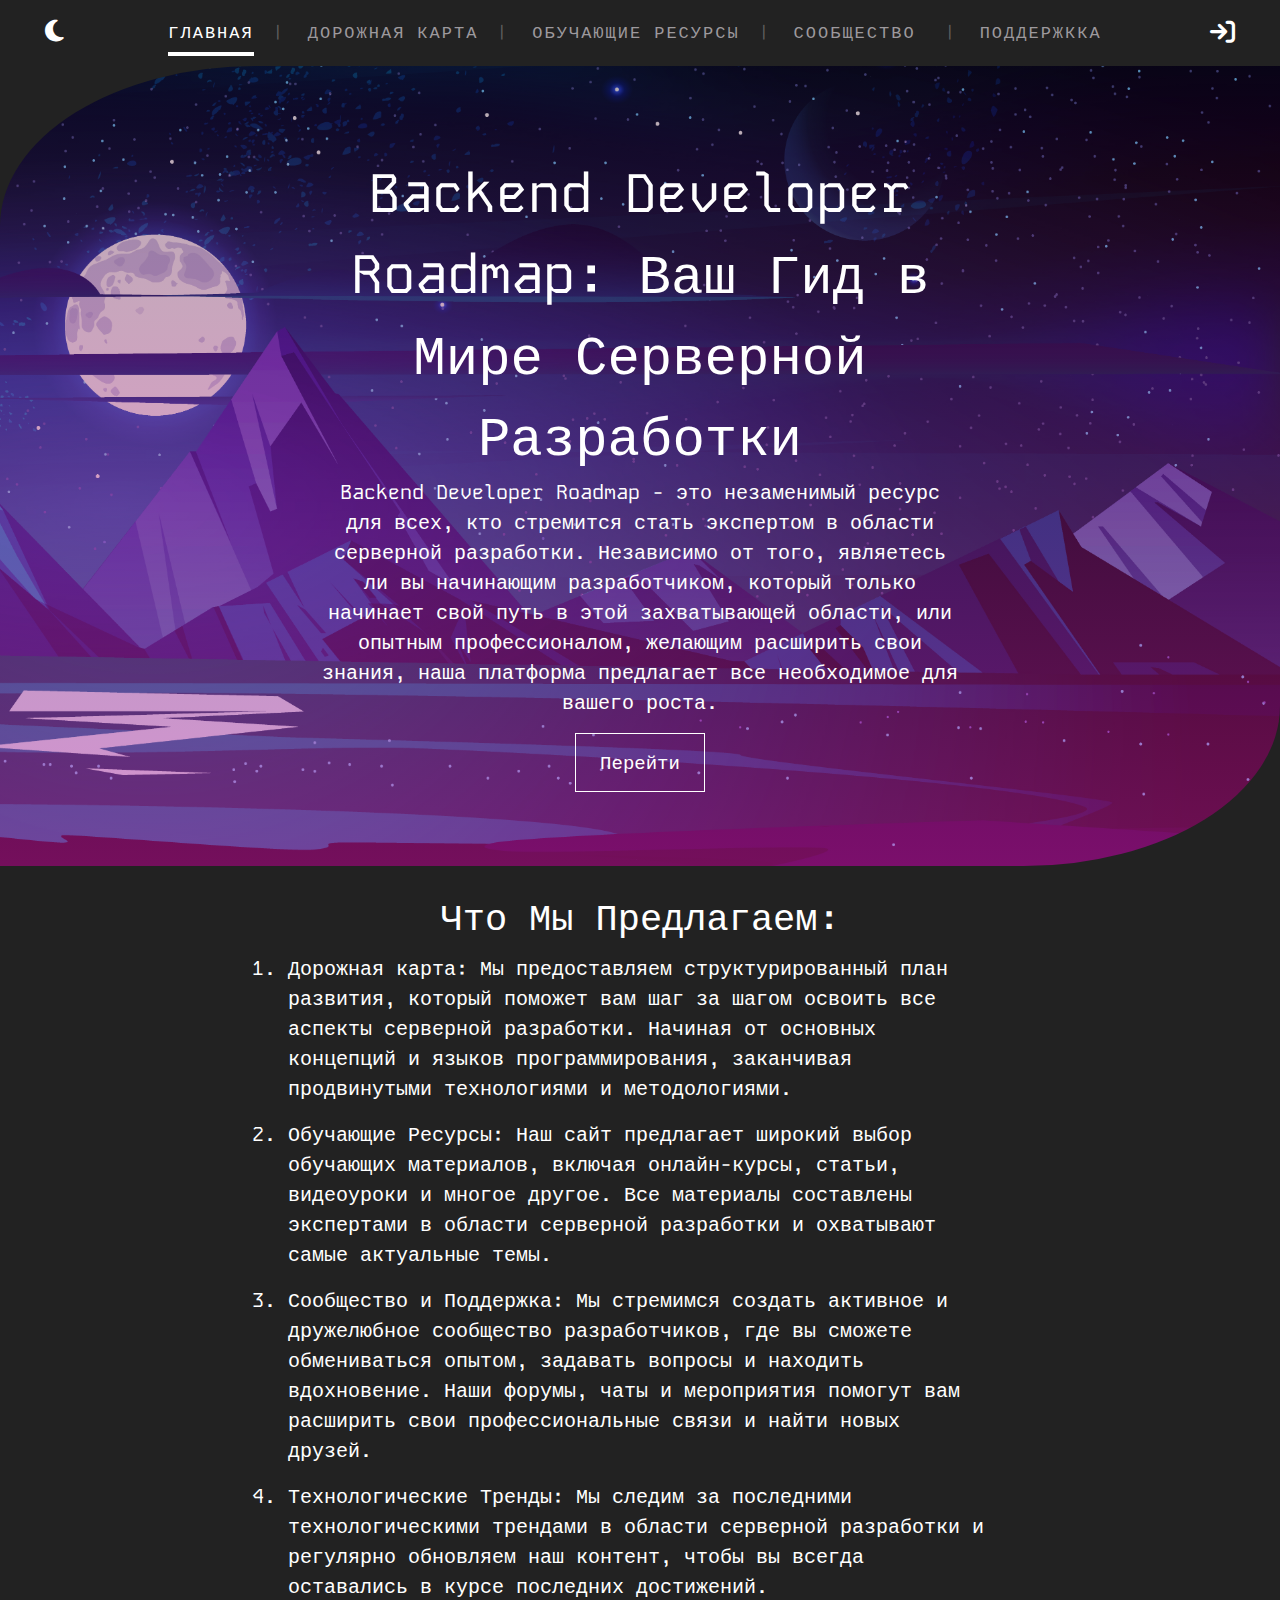
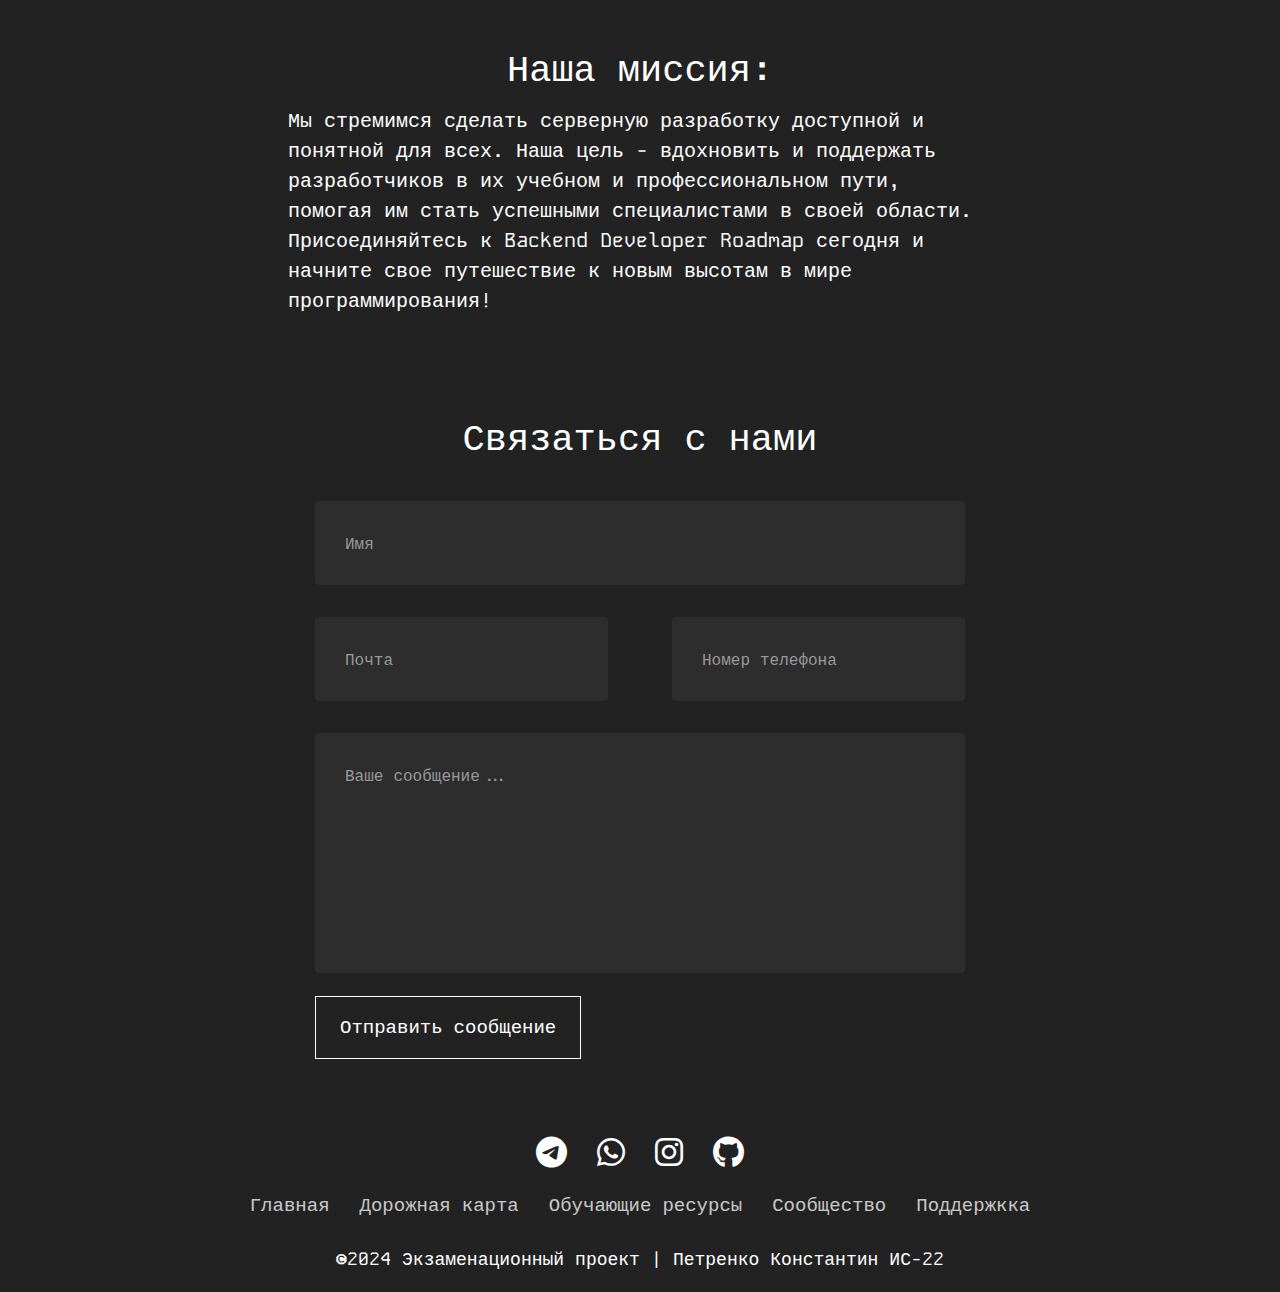
<file: Protocol/index.html>
<!DOCTYPE html>
<html lang="en">
<head>
    <meta charset="UTF-8">
    <meta name="viewport" content="width=device-width, initial-scale=1.0">
    <title>Главная</title>
    <link id="themeCSS" rel="stylesheet" href="dark_style.css">
    <link href="https://fonts.googleapis.com/css2?family=Kode+Mono:wght@400..700&display=swap" rel="stylesheet">
    <script src="block-scripts.js"></script>
    <script src="chart.js"></script>
    <script src="JQuery.js"></script>
    
    <link rel="icon" href="img/favicon .ico">
    <link rel="stylesheet" href="fontawesome-free-6.5.2-web/css/all.css">
</head>
<header>
    <div class="burger-menu">
        <button class="burger-menu-button"><i class="fa-solid fa-bars"></i></button>
    </div>
    <div class="btn">
        <button class="switch-theme-button" id="switch-theme-button"><i class="fa-solid fa-moon"></i></button>
    </div>
    <ul class="menu-main">
        <li><a href="index.html" class="current">Главная</a></li>
        <li><a href="road_map.html">Дорожная карта</a></li>
        <li><a href="learning.html">Обучающие ресурсы</a></li>
        <li>
            <a href="community.html">Сообщество</a>
            <div class="dropdown-content">
                <a href="community.html?public=Web" rel="" id="">Web-разработка</a>
                <a href="community.html?public=GameDeb" id="">Gamedev</a>
                <a href="community.html?public=Mobile" id="">Мобильная разработка</a>
            </div>
        </li>
        <li><a href="clients_support.html">Поддержкка</a></li>
    </ul>
    <div class="button-log" id="showLoginForm"><i class="fa-solid fa-arrow-right-to-bracket"></i></div>
</header>
<body>
    <div class="paralax_header">
        <div class="content">
            <h1>Backend Developer Roadmap: Ваш Гид в Мире Серверной Разработки</h1>
            <p>Backend Developer Roadmap - это незаменимый ресурс для всех, кто стремится стать экспертом в области серверной разработки. Независимо от того, являетесь ли вы начинающим разработчиком, который только начинает свой путь в этой захватывающей области, или опытным профессионалом, желающим расширить свои знания, наша платформа предлагает все необходимое для вашего роста.</p>
            <a href="learning.html">Перейти</a>
        </div>
    </div>
    <section>
        <h2>Что Мы Предлагаем:</h2>
        <ol>
            <li>Дорожная карта: Мы предоставляем структурированный план развития, который поможет вам шаг за шагом освоить все аспекты серверной разработки. Начиная от основных концепций и языков программирования, заканчивая продвинутыми технологиями и методологиями.</li>
            <li>Обучающие Ресурсы: Наш сайт предлагает широкий выбор обучающих материалов, включая онлайн-курсы, статьи, видеоуроки и многое другое. Все материалы составлены экспертами в области серверной разработки и охватывают самые актуальные темы.</li>
            <li>Сообщество и Поддержка: Мы стремимся создать активное и дружелюбное сообщество разработчиков, где вы сможете обмениваться опытом, задавать вопросы и находить вдохновение. Наши форумы, чаты и мероприятия помогут вам расширить свои профессиональные связи и найти новых друзей.</li>
            <li>Технологические Тренды: Мы следим за последними технологическими трендами в области серверной разработки и регулярно обновляем наш контент, чтобы вы всегда оставались в курсе последних достижений.</li>
        </ol>
        <h2>Наша миссия:</h2>
        <p>Мы стремимся сделать серверную разработку доступной и понятной для всех. Наша цель - вдохновить и поддержать разработчиков в их учебном и профессиональном пути, помогая им стать успешными специалистами в своей области. Присоединяйтесь к Backend Developer Roadmap сегодня и начните свое путешествие к новым высотам в мире программирования!</p>
    </section>
    <div class="form-container">
        <div class="row">
            <h2>Связаться с нами</h1>
        </div>
        <div class="row input-container">
            <div class="col-xs-12">
                <div class="styled-input wide">
                    <input type="text" required />
                    <label>Имя</label> 
                </div>
            </div>
            <div class="col-md-6 col-sm-12">
                <div class="styled-input">
                    <input type="text" required />
                    <label>Почта</label> 
                </div>
            </div>
            <div class="col-md-6 col-sm-12">
                <div class="styled-input" style="float:right;">
                    <input type="text" required/>
                    <label>Номер телефона</label> 
                </div>
            </div>
            <div class="col-xs-12">
                <div class="styled-input wide">
                    <textarea required></textarea>
                    <label>Ваше сообщение...</label>
                </div>
            </div>
            <div class="btn-lrg submit-btn">Отправить сообщение</div>
            </div>
        </div>
    </div>
</body>
<footer>
    <ul class="social">
        <li><a href="#"><i class="fa-brands fa-telegram"></i></a></li>
        <li><a href="#"><i class="fa-brands fa-whatsapp"></i></a></li>
        <li><a href="#"><i class="fa-brands fa-instagram"></i></a></li>
        <li><a href="#"><i class="fa-brands fa-github"></i></a></li>
    </ul>
    <ul class="menu">
        <li><a href="index.html">Главная</a></li>
        <li><a href="road_map.html">Дорожная карта</a></li>
        <li><a href="learning.html">Обучающие ресурсы</a></li>
        <li><a href="community.html">Сообщество</a></li>
        <li><a href="clients_support.html">Поддержкка</a></li>
    </ul>
    <p>©2024 Экзаменационный проект | Петренко Константин ИС-22</p>
</footer>
    <script src="script.js" ></script>
</html>
</file>
<file: Protocol/dark_style.css>
/* index.html */
* {
    margin: 0;
    padding: 0;
    text-decoration: none;
    box-sizing: border-box;
    line-height: 1.5;
    font-size: 16px;
    font-family: "Kode Mono", monospace;
    font-weight: 400;
    color: #fff;
}
header{
    display: flex;
    flex-direction: row;
    justify-content: space-around;
}
/* login-form */
.burger-menu{
    display: none;
    align-items: center;
    justify-content: center;
}
.burger-menu-button{
    background-color: transparent;
    border: none;
}
.btn{
    display: flex;
    align-items: center;
    justify-content: center;
}
.switch-theme-button{
    background-color: transparent;
    cursor: pointer;
    border: none;
}
.fa-sun{
    color: #FFDE59;
}
.log-window{
    top: 200px;
    left: 200px;
    right: 200px;
    bottom: 200px;
    position: fixed;
    background-color: transparent;
    display: flex;
    align-items: center;
    justify-content: center;
}
.form-card{
    margin: 0;
    padding: 0;
    width: 450px;
    height: 500px;
    position: absolute;
    display: flex;
    align-items: center;
    justify-content: center;
    flex-direction: column;
    transition: 1s;
    backface-visibility: hidden;
    border-radius: 16px;
}
.front-log-card{
    background-color: #3f3b3b;
}
.back-reg-card{
    margin: 0;
    background-color: #3f3b3b;
    transform: rotateY(180deg);
}
.flip-front-card{
    transform: rotateY(180deg);
}
.flip-back-card{
    transform: rotateY(360deg);
}
.log-content, .reg-content{
    display: flex;
    align-items: center;
    flex-direction: column;
}
.log-content{
    margin-bottom: 20px
}
.login-input input, .email-input input, .password-input input{
    padding: 15px;
    margin-bottom: 16px
}
.reg-content p, .log-content p{
    font-size: 16px;
    text-align: center;
}
#flip-button{
    border-bottom: 1px #fff solid;
    transition: .5s;
    cursor: pointer ;
}
#flip-button:hover{
    border-bottom: 1px #888 solid;
    color: #888;
}
.reg-content h1, .log-content h1{
    font-size: 32px;
    text-align: center;
}
.enter-button{
    display: inline-block;
    color: rgb(0, 0, 0);
    cursor: pointer;
    font-size: 16px;
    border: 1px solid #fff;
    margin: 16px 0;
    padding: 10px 20px;
    color: #fff;
    transition: 0.5s;
}
.enter-button:hover {
    background: #fff;
    color: #000;
    letter-spacing: 2px;
}
.front-log-card .close-button .fa-xmark{
    margin-bottom: 40px
}
.close-button .fa-xmark{
    margin-top: 5px;
    margin-left: 380px
}
.switch-theme{
    display: flex;
    align-items: center;
    justify-content: center;
}

.button-log{
    display: flex;
    align-items: center;
}
.fa-solid{
    font-size: 25px;
    color: #ffffff;
    display: inline-block;
    transition: transform .2s;
    cursor: pointer;
}
.fa-solid:hover{
    transform: scale(1.3);
}
.menu-main {
    list-style: none;
    margin: 0 0 5px 0;
    padding: 10px 0 10px;
    text-align: center;
  }
  .menu-main li {display: inline-block;}
  .menu-main li:after {
    margin-top: 10px;
    content: "|";
    color: #606060;
    display: inline-block;
    vertical-align:top;
  }
  .menu-main li:last-child:after {content: none;}
  .menu-main a {
    text-decoration: none;
    letter-spacing: 2px;
    position: relative;
    padding-bottom: 5px;
    margin: 10px 19px 0 15px;
    font-size: 17px;
    text-transform: uppercase;
    display: inline-block;
    transition: color .2s;
  }
  .menu-main a, .menu-main a:visited {color: #9d999d;}
  .menu-main a.current, .menu-main a:hover{color: #fff;}
  .menu-main a:before,
  .menu-main a:after {
    content: "";
    position: absolute;
    height: 4px;
    top: auto;
    right: 50%;
    bottom: -5px;
    left: 50%;
    background: #fff;
    transition: .8s;
  }
  .menu-main a:hover:before, .menu-main .current:before {left: 0;}
  .menu-main a:hover:after, .menu-main .current:after {right: 0;}   
  .dropdown-content{
    width: 250px;
    display: none;
    position: absolute;
    background-color: #333;
    box-shadow: 0px 8px 16px 0px rgba(0,0,0,0.2);
    z-index: 1;
  }
  .dropdown-content a {
    padding: 6px 8px;
    display: block;
}
.menu-main li:hover .dropdown-content {display: block;}

body{
    background-color: #222;
}
.paralax_header{
    width: 100%;
    height: 800px;
    display: flex;
    align-items: center;
    justify-content: center;
    background-size:cover;
    background-image: 
        linear-gradient(
        rgba(0, 0, 0, .3), 
        rgba(231, 31, 165, .5)), 
        url(img/159Z_2107.w026.n002.628B.p1.628.jpg);
    background-repeat: no-repeat;
    background-position: 100%, 100%;
    background-attachment: fixed;
    border-top-left-radius: 20%;
    border-bottom-right-radius: 20%;
}
.paralax_header .content{
    width: 50%;
    color: #fff;
    text-align: center;
}
.paralax_header .content h1{
    font-size: 54px;
}
.paralax_header .content p{
    font-size: 20px;
    margin-bottom: 32px;
}

.paralax_header .content a{
    font-size: 19px;
    border: 1px solid #fff;
    padding: 16px 24px;
    color: #fff;
    transition: 0.5s;
}
.paralax_header .content a:hover{
    background: #fff;
    color: #000;
    letter-spacing: 2px;
}
section{
    margin-left: 20vw;
    margin-right: 20vw;
    margin-bottom: 3vh;
    display: flex;
    align-items: center;
    flex-direction: column;
    color: #fff;
    padding: 0 32px 32px;
}
section h2{
    margin: 24px 32px 8px;
    font-size: 37px;
}
section ol li{
    font-size: 20px;
    margin-bottom: 16px;
}
section p{
    font-size: 20px;
}


.form-container{
    padding-top: 4vh;
    background-size:cover;
    background-image: 
        linear-gradient(
        rgba(0, 0, 0, .3), 
        rgba(231, 31, 165, .5)), 
        url(img/159Z_2107.w026.n002.628B.p1.628.jpg);
    background-repeat: no-repeat;
    background-position: 100%, 100%;
    background-attachment: fixed;
    border-bottom-left-radius: 20%;
    border-top-right-radius: 20%;
}
.row h2 {
    
    font-size: 37px;
    color: white;
    text-align: center;
}

input:focus ~ label, textarea:focus ~ label, input:valid ~ label, textarea:valid ~ label {
    font-size: 12px;
    color: #999;
    top: -5px;
    -webkit-transition: all 0.225s ease;
    transition: all 0.225s ease;
}

.styled-input {
    float: left;
    width: 293px;
    margin: 16px 0;
    position: relative;
    border-radius: 4px;
}
.styled-input label {
    color: #999;
    padding: 21px 30px 16px 30px;
    position: absolute;
    top: 10px;
    left: 0;
    -webkit-transition: all 0.25s ease;
    transition: all 0.25s ease;
    pointer-events: none;
}

.styled-input.wide { 
    width: 650px;
    max-width: 100%;
}

input,
textarea {
    padding: 30px;
    border: 0;
    width: 100%;
    background-color: #2d2d2d;
    color: white;
    border-radius: 4px;
    resize: none;
}

input:focus,
textarea:focus { outline: 0; }

input:focus ~ span,
textarea:focus ~ span {
    width: 100%;
    -webkit-transition: all 0.075s ease;
    transition: all 0.075s ease;
}

textarea {
    width: 100%;
    min-height: 240px;
}

.input-container {
    width: 650px;
    max-width: 100%;
    margin: 20px auto 25px auto;
}

.submit-btn {
    margin-bottom: 2.5vh;
    display: inline-block;
    color: rgb(0, 0, 0);
    cursor: pointer;
    font-size: 19px;
    border: 1px solid #fff;
    padding: 16px 24px;
    color: #fff;
    transition: 0.5s;
}

.submit-btn:hover {
    background: #fff;
    color: #000;
    letter-spacing: 2px;
}

input[type=checkbox] + label {
  color: #606060;
  font-style: italic;
} 

input[type=checkbox]:checked + label {
  color: #f00;
  font-style: normal;
}


footer{
    position: relative;
    width: 100%;
    padding: 20px 50px;
    display: flex;
    justify-content: center;
    align-items: center;
    flex-direction: column;
    margin-top: 25px;
}
.social,
.menu{
    position: relative;
    display: flex;
    justify-content: center;
    align-items: center;
    margin: 10px 0;
    flex-wrap: wrap;
}
.social li,
.menu li{
    list-style: none;
}
.fa-brands {
    font-size: 32px;
    color: #ffffff;
    margin: 0 15px;
    display: inline-block;
    transition: transform .2s;
}
.fa-brands:hover{
    transform: scale(1.3);
}
.menu li a {
    font-size: 19px;
    color: #fff;
    opacity: 0.75;
    margin: 0 15px;
    text-decoration: none;
    transition: .5s ;
}
.menu li a:hover {
    opacity: 1;
}
footer p {
    color: #fff;
    text-align: center;
    margin-top: 15px;
    font-size: 18px;
} 
/* learning.html */
.card_container{
    margin: 32px 160px 0;
    display: flex;
    justify-content: space-around;
    align-items: center;
    flex-direction: row;
    font-size: 32px;
    
}
.card{
    cursor: pointer;
    width: 480px;
    height: 320px;
    margin: 4px;
    padding: 4px;
    position: relative;
    perspective: 1000px;
}   
.front-side, .back-side{
    height: 100%;
    width: 100%;
    position: absolute;
    display: flex;
    align-items: center;
    justify-content: center;
    transition: 1s;
    backface-visibility: hidden;
    border-radius: 16px;
}
.front-side{
    background: linear-gradient(320deg, rgba(195,7,205,1) 0%, rgba(113,9,121,1) 32%, rgba(235,24,175,1) 100%);
}
.front-side h1{
    font-size: 48px;
    text-align: center;
}
.back-side{
    background-color: #3f3b3b;
    transform: rotateY(180deg);
    padding: 48px;
}
.card:hover .front-side{transform: rotateY(180deg);}
.card:hover .back-side{transform: rotateY(360deg);}

/* clients_support.html */
.support-boddy{
    padding: 100px 350px 50px;
    background-size:cover;
    background-image: 
        linear-gradient(
        rgba(0, 0, 0, .3), 
        rgba(231, 31, 165, .5)), 
        url(img/159Z_2107.w026.n002.628B.p1.628.jpg);
    background-repeat: no-repeat;
    background-position: 100%, 100%;
    background-attachment: fixed;
    border-top-right-radius: 20%;
}
.accordion {
    background-color: #1d1d1d;
    color: #fff;
    cursor: pointer;
    padding: 25px 50px;
    width: 100%;
    text-align: left;
    border: none;
    outline: none;
    transition: 0.4s;
}
.active, .accordion:hover {
    background-color: #3d3d3d;
}
.form-container-support-page{
    padding-top: 4vh;
    background-size:cover;
    background-image: 
        linear-gradient(
        rgba(0, 0, 0, .3), 
        rgba(231, 31, 165, .5)), 
        url(img/159Z_2107.w026.n002.628B.p1.628.jpg);
    background-repeat: no-repeat;
    background-position: 100%, 100%;
    background-attachment: fixed;
    border-bottom-left-radius: 20%;
}
.panel {
    padding: 0 50px;
    background-color: #2d2d2d;
    display: none;
    overflow: hidden;
}
/* community.html */
.left-switch-container{
    background-color: #222;
    width: 900px;
}
.right-container{
    background-color: #222;
    width: 400px;
    margin-left: 10px;
    display: flex;
    flex-direction: column;
    align-items: center;
    justify-content: space-around;
}
.graph{
    text-align: center;
}
.graph h2{
    margin: 24px 32px 8px;
    font-size: 20px;
}
.community-content{
    padding: 100px 250px;
    display: flex;
    flex-direction: row;
    background-size:cover;
    background-image: 
        linear-gradient(
        rgba(0, 0, 0, .3), 
        rgba(231, 31, 165, .5)), 
        url(img/159Z_2107.w026.n002.628B.p1.628.jpg);
    background-repeat: no-repeat;
    background-position: 100%, 100%;
    background-attachment: fixed;
    border-top-right-radius: 20%;
}
.button-content{
    width: 900px;
    display: flex;
    align-items: center;
    flex-direction: column;
    justify-content: center;
}
.discussion{
    margin: 10px 0;
    background-color: #333  ;
    height: 150px;
    width: 750px;
    cursor: pointer;
    display: flex;
    flex-direction: row;
    transition: transform 0.2s;
}
.discussion:hover{
    transform: scale(1.01);
}
.autor{
    width: 150px;
    padding: 20px 25px;
    text-align: center;
    border-right: 1px #222 solid;
}
.avatar img{
    margin: 5px;
    vertical-align: middle;
    width: 70px;
    height: 70px;
    border-radius: 50%;
}
.disc-theme{
    padding: 25px 30px;
}
.hello-community{
    display: flex;
    align-items: center;
    flex-direction: column;
    color: #fff;
    padding: 0 60px 32px;
}
.hello-community h2{
    margin: 24px 32px 8px;
    font-size: 25px;
}
.hello-community ol li{
    font-size: 20px;
    margin-bottom: 16px;
}
.hello-community p{
    font-size: 20px;
}
.slider{
    margin: 50px 0;
    width: 300px;
    overflow: hidden;
    position: relative;
    border-top-left-radius: 15%;
    border-bottom-right-radius: 15%
}
.slider-line{
    display: flex;
    transition: all 1s;
}
.slider-image{
    width: 300px;
    opacity: 0.5;
}

@media screen and (max-width: 768px){
    header{
        background-color: #222;
        top: 0;
        left: 0;
        right: 0;
        position: fixed;
        z-index: 9999;
        display: flex;
        flex-direction: row;
        justify-content: space-between;
        padding: 20px 25px;
    }
    
    /* login-form */
    .burger-menu{
        display: flex;
        align-items: center;
        justify-content: center;
    }
    .burger-menu-button{
        background-color: transparent;
        border: none;
    }
    .btn{
        display: flex;
        align-items: center;
        justify-content: center;
    }
    .switch-theme-button{
        background-color: transparent;
        cursor: pointer;
        border: none;
    }
    .fa-sun{
        color: #FFDE59;
    }
    .log-window{
        top: 200px;
        left: 200px;
        right: 200px;
        bottom: 200px;
        position: fixed;
        background-color: transparent;
        display: flex;
        align-items: center;
        justify-content: center;
    }
    .form-card{
        margin: 0;
        padding: 0;
        width: 450px;
        height: 500px;
        position: absolute;
        display: flex;
        align-items: center;
        justify-content: center;
        flex-direction: column;
        transition: 1s;
        backface-visibility: hidden;
        border-radius: 16px;
    }
    .front-log-card{
        background-color: #3f3b3b;
    }
    .back-reg-card{
        margin: 0;
        background-color: #3f3b3b;
        transform: rotateY(180deg);
    }
    .flip-front-card{
        transform: rotateY(180deg);
    }
    .flip-back-card{
        transform: rotateY(360deg);
    }
    .log-content, .reg-content{
        display: flex;
        align-items: center;
        flex-direction: column;
    }
    .log-content{
        margin-bottom: 20px
    }
    .login-input input, .email-input input, .password-input input{
        padding: 15px;
        margin-bottom: 16px
    }
    .reg-content p, .log-content p{
        font-size: 16px;
        text-align: center;
    }
    #flip-button{
        border-bottom: 1px #fff solid;
        transition: .5s;
        cursor: pointer ;
    }
    #flip-button:hover{
        border-bottom: 1px #888 solid;
        color: #888;
    }
    .reg-content h1, .log-content h1{
        font-size: 30px;
        text-align: center;
    }
    .enter-button{
        display: inline-block;
        color: rgb(0, 0, 0);
        cursor: pointer;
        font-size: 16px;
        border: 1px solid #fff;
        margin: 16px 0;
        padding: 10px 20px;
        color: #fff;
        transition: 0.5s;
    }
    .enter-button:hover {
        background: #fff;
        color: #000;
        letter-spacing: 2px;
    }
    .front-log-card .close-button .fa-xmark{
        margin-bottom: 40px
    }
    .close-button .fa-xmark{
        margin-top: 5px;
        margin-left: 380px
    }
    .switch-theme{
        display: flex;
        align-items: center;
        justify-content: center;
    }
    
    .button-log{
        display: flex;
        align-items: center;
    }
    .fa-solid{
        font-size: 25px;
        color: #ffffff;
        display: inline-block;
        transition: transform .2s;
        cursor: pointer;
    }
    .fa-solid:hover{
        transform: scale(1.3);
    }
    .menu-main.menu-active{
        position: fixed;
        flex-direction: column;
        top: 68px;
        right: 0;
        left: 0;
        display: flex;
        background-color: #222;
    }
    .menu-main {
        display: none;
        list-style: none;
        margin: 0 0 5px 0;
        padding: 10px 0 10px;
        text-align: center;
      }
      .menu-main li {display: inline-block;}
      .menu-main li:after {
        margin-top: 10px;
        content: "|";
        color: #606060;
        display: inline-block;
        vertical-align:top;
      }
      .menu-main li:last-child:after {content: none;}
      .menu-main a {
        text-decoration: none;
        letter-spacing: 2px;
        position: relative;
        padding-bottom: 5px;
        margin: 10px 19px 0 15px;
        font-size: 16px;
        text-transform: uppercase;
        display: inline-block;
        transition: color .2s;
      }
      .menu-main a, .menu-main a:visited {color: #9d999d;}
      .menu-main a.current, .menu-main a:hover{color: #fff;}
      .menu-main a:before,
      .menu-main a:after {
        content: "";
        position: absolute;
        height: 4px;
        top: auto;
        right: 50%;
        bottom: -5px;
        left: 50%;
        background: #fff;
        transition: .8s;
      }
      .menu-main a:hover:before, .menu-main .current:before {left: 0;}
      .menu-main a:hover:after, .menu-main .current:after {right: 0;}   
      .menu-main {padding-top: 0;}
      .menu-main li {display: block;}
      .menu-main li:after {content: none;}
      .menu-main a {
        padding: 25px 0 20px; 
        margin: 0 30px;
      }
      .dropdown-content{
        width: 250px;
        display: none;
        position: absolute;
        background-color: #333;
        box-shadow: 0px 8px 16px 0px rgba(0,0,0,0.2);
        z-index: 1;
      }
      .dropdown-content a {
        padding: 6px 8px;
        display: block;
    }
    .menu-main li:hover .dropdown-content {display: block;}
    
    body{
        margin-top: 60px;
        background-color: #222;
    }
    .paralax_header{
        width: 100%;
        height: 932px;
        border-top-left-radius: 0%;
        border-bottom-right-radius: 0%;
    }
    .paralax_header .content{
        width: 50%;
        color: #fff;
        text-align: center;
    }
    .paralax_header .content h1{
        font-size: 30px;
        margin-bottom: 20px;
    }
    .paralax_header .content p{
        font-size: 16px;
        margin-bottom: 32px;
    }
    
    .paralax_header .content a{
        font-size: 16px;
        border: 1px solid #fff;
        padding: 16px 24px;
        color: #fff;
        transition: 0.5s;
    }
    .paralax_header .content a:hover{
        background: #fff;
        color: #000;
        letter-spacing: 2px;
    }

    section h2{
        font-size: 30px;
    }
    section ol li{
        font-size: 16px;
    }
    section p{
        font-size: 16px;
    }
    
    
    .form-container{
        padding-top: 4vh;
        background-size:cover;
        background-image: 
            linear-gradient(
            rgba(0, 0, 0, .3), 
            rgba(231, 31, 165, .5)), 
            url(img/159Z_2107.w026.n002.628B.p1.628.jpg);
        background-repeat: no-repeat;
        background-position: 100%, 100%;
        background-attachment: fixed;
        border-top-right-radius: 0%;
        border-bottom-left-radius: 0%;
    }
    .row h2 {
        
        font-size: 30px;
        color: white;
        text-align: center;
    }
    
    input:focus ~ label, textarea:focus ~ label, input:valid ~ label, textarea:valid ~ label {
        font-size: 12px;
        color: #999;
        top: -5px;
        -webkit-transition: all 0.225s ease;
        transition: all 0.225s ease;
    }
    
    .styled-input {
        float: left;
        width: 293px;
        margin: 16px 0;
        position: relative;
        border-radius: 4px;
    }
    
    .styled-input {
        width:100%;
    }
    
    .styled-input label {
        color: #999;
        padding: 21px 30px 16px 30px;
        position: absolute;
        top: 10px;
        left: 0;
        -webkit-transition: all 0.25s ease;
        transition: all 0.25s ease;
        pointer-events: none;
    }
    
    .styled-input.wide { 
        width: 650px;
        max-width: 100%;
    }
    
    input,
    textarea {
        padding: 30px;
        border: 0;
        width: 100%;
        background-color: #2d2d2d;
        color: white;
        border-radius: 4px;
        resize: none;
    }
    
    input:focus,
    textarea:focus { outline: 0; }
    
    input:focus ~ span,
    textarea:focus ~ span {
        width: 100%;
        -webkit-transition: all 0.075s ease;
        transition: all 0.075s ease;
    }
    
    textarea {
        width: 100%;
        min-height: 240px;
    }
    
    .input-container {
        width: 650px;
        max-width: 100%;
        margin: 20px auto 25px auto;
    }
    
    .submit-btn {
        margin-bottom: 2.5vh;
        display: inline-block;
        color: rgb(0, 0, 0);
        cursor: pointer;
        font-size: 16px;
        border: 1px solid #fff;
        padding: 16px 24px;
        color: #fff;
        transition: 0.5s;
    }
    
    .submit-btn:hover {
        background: #fff;
        color: #000;
        letter-spacing: 2px;
    }
    
    .submit-btn {
        width:100%;
        float: none;
        text-align:center;
    }
    
    input[type=checkbox] + label {
      color: #606060;
      font-style: italic;
    } 
    
    input[type=checkbox]:checked + label {
      color: #f00;
      font-style: normal;
    }
    
    
    footer{
        position: relative;
        width: 100%;
        padding: 20px 50px;
        display: flex;
        justify-content: center;
        align-items: center;
        flex-direction: column;
        margin-top: 25px;
    }
    .social,
    .menu{
        position: relative;
        display: flex;
        justify-content: center;
        align-items: center;
        margin: 10px 0;
        flex-wrap: wrap;
    }
    .social li,
    .menu li{
        list-style: none;
    }
    .fa-brands {
        font-size: 30px;
        color: #ffffff;
        margin: 0 15px;
        display: inline-block;
        transition: transform .2s;
    }
    .fa-brands:hover{
        transform: scale(1.3);
    }
    .menu li a {
        font-size: 16px;
        color: #fff;
        opacity: 0.75;
        margin: 0 15px;
        text-decoration: none;
        transition: .5s ;
    }
    .menu li a:hover {
        opacity: 1;
    }
    footer p {
        color: #fff;
        text-align: center;
        margin-top: 15px;
        font-size: 16px;
    } 
    /* learning.html */
    .card_container{
        margin: 32px 160px 0;
        display: flex;
        justify-content: space-around;
        align-items: center;
        flex-direction: column;
        font-size: 32px;
        
    }
    .card{
        cursor: pointer;
        width: 380px;
        height: 320px;
        margin: 4px;
        padding: 4px;
        position: relative;
        perspective: 1000px;
    }   
    .front-side, .back-side{
        height: 100%;
        width: 100%;
        position: absolute;
        display: flex;
        align-items: center;
        justify-content: center;
        transition: 1s;
        backface-visibility: hidden;
        border-radius: 16px;
    }
    .front-side{
        background: linear-gradient(320deg, rgba(195,7,205,1) 0%, rgba(113,9,121,1) 32%, rgba(235,24,175,1) 100%);
    }
    .front-side h1{
        font-size: 30px;
        text-align: center;
    }
    .back-side a{
        font-size: 14px;
    }
    .back-side{
        background-color: #3f3b3b;
        transform: rotateY(180deg);
        padding: 48px;
    }
    .card:hover .front-side{transform: rotateY(180deg);}
    .card:hover .back-side{transform: rotateY(360deg);}
    /* community.html */
    .left-switch-container{
        background-color: #222;
        width: 95%;
    }
    .right-container{
        background-color: #222;
        width: 95%;
        margin: 10px 0 0 0;
        display: flex;
        flex-direction: column;
        align-items: center;
        justify-content: space-around;
    }
    .graph{
        text-align: center;
    }
    .graph h2{
        margin: 24px 32px 8px;
        font-size: 20px;
    }
    .community-content{
        padding: 50px 0;
        display: flex;
        flex-direction: column;
        align-items: center;
        background-size:cover;
        background-image: 
            linear-gradient(
            rgba(0, 0, 0, .3), 
            rgba(231, 31, 165, .5)), 
            url(img/159Z_2107.w026.n002.628B.p1.628.jpg);
        background-repeat: no-repeat;
        background-position: 100%, 100%;
        background-attachment: fixed;
        border-top-right-radius: 0%;
    }
    .button-content{
        width: 100%;
        display: flex;
        align-items: center;
        flex-direction: column;
        justify-content: center;

    }
    .discussion{
        margin: 10px 0;
        background-color: #333  ;
        width: 100%;
        cursor: pointer;
        display: flex;
        flex-direction: row;
        transition: transform 0.2s;
    }
    .discussion:hover{
        transform: scale(1.01);
    }
    .autor{
        width: 40%;
        padding: 20px 25px;
        text-align: center;
        border-right: 1px #222 solid;
    }
    .avatar img{
        margin: 5px;
        vertical-align: middle;
        width: 70px;
        height: 70px;
        border-radius: 50%;
    }
    .disc-theme{
        padding: 25px 30px;
    }
    .hello-community{
        display: flex;
        align-items: center;
        flex-direction: column;
        color: #fff;
        padding: 0 60px 32px;
    }
    .hello-community h2{
        margin: 24px 32px 8px;
        font-size: 25px;
    }
    .hello-community ol li{
        font-size: 16px;
        margin-bottom: 16px;
    }
    .hello-community p{
        font-size: 16px;
    }
    .slider{
        margin: 50px 0;
        width: 300px;
        overflow: hidden;
        position: relative;
        border-top-left-radius: 15%;
        border-bottom-right-radius: 15%
    }
    .slider-line{
        display: flex;
        transition: all 1s;
    }
    .slider-image{
        width: 300px;
        opacity: 0.5;
    }
    /* clients_support.html */
    .support-boddy{
        padding: 30px 20px 30px;
        background-size:cover;
        background-image: 
            linear-gradient(
            rgba(0, 0, 0, .3), 
            rgba(231, 31, 165, .5)), 
            url(img/159Z_2107.w026.n002.628B.p1.628.jpg);
        background-repeat: no-repeat;
        background-position: 100%, 100%;
        background-attachment: fixed;
        border-top-right-radius: 0%;
    }
    .accordion {
        background-color: #1d1d1d;
        color: #fff;
        cursor: pointer;
        padding: 25px 50px;
        width: 100%;
        text-align: left;
        border: none;
        outline: none;
        transition: 0.4s;
    }
    .active, .accordion:hover {
        background-color: #3d3d3d;
    }
    .form-container-support-page{
        padding-top: 4vh;
        background-size:cover;
        background-image: 
            linear-gradient(
            rgba(0, 0, 0, .3), 
            rgba(231, 31, 165, .5)), 
            url(img/159Z_2107.w026.n002.628B.p1.628.jpg);
        background-repeat: no-repeat;
        background-position: 100%, 100%;
        background-attachment: fixed;
        border-bottom-left-radius: 0%;
    }
    .panel {
        padding: 0 50px;
        background-color: #2d2d2d;
        display: none;
        overflow: hidden;
    }
}
</file>
